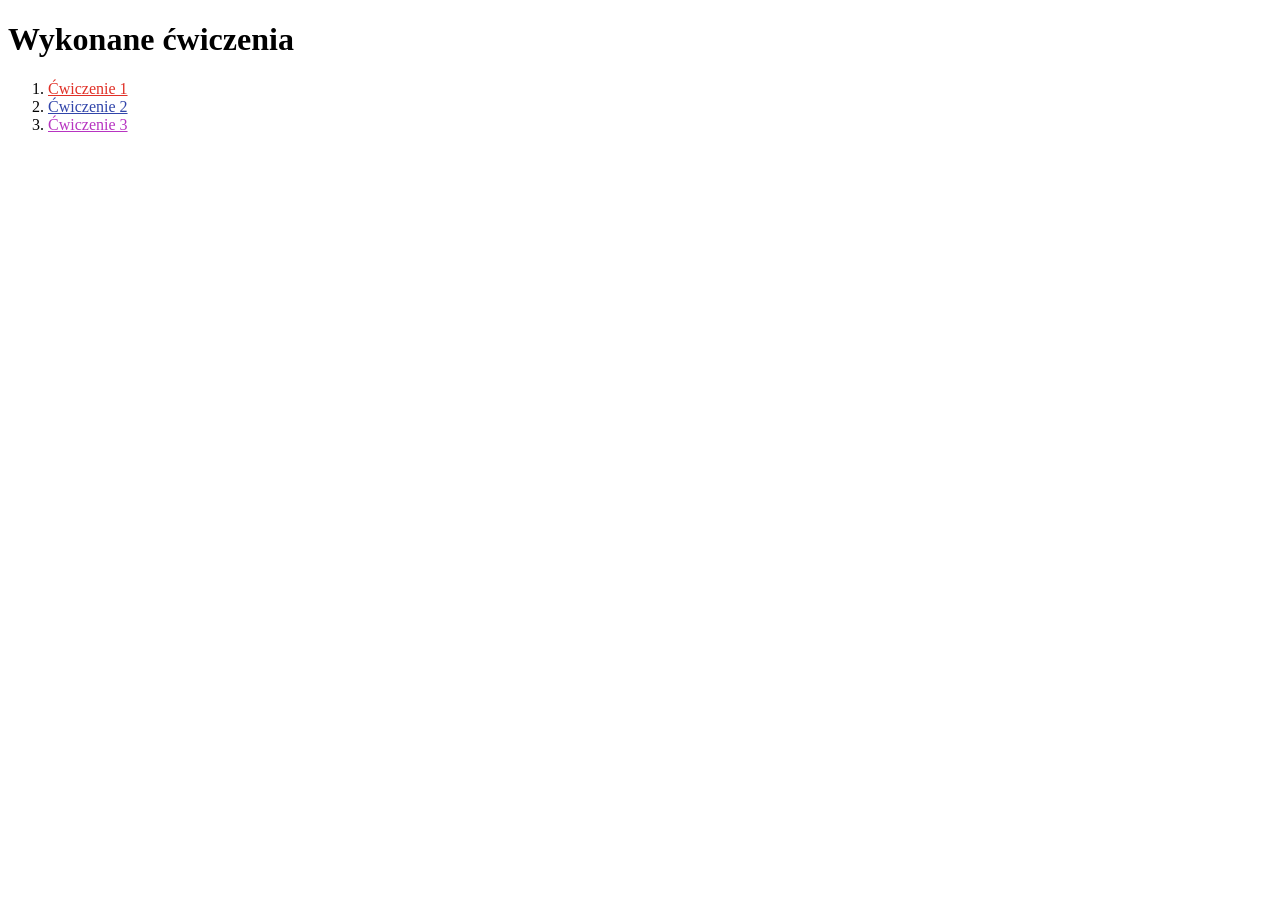
<file: lab1/index.html>
<!DOCTYPE html>
<html lang="pl">
  <head>
    <meta charset="UTF-8" />
    <meta 
        name="viewport" 
        content="width=device-width, initial-scale=1.0" />
    <title>Strona główna</title>
  </head>
  <body>
    <h1>Wykonane ćwiczenia</h1>

    <ol>
      <li>
        <a href="./artykul.html" style="color: rgb(224, 48, 39);">Ćwiczenie 1</a>
      </li>
      <li>
        <a href="./produkty.html" style="color: rgb(49, 69, 170);">Ćwiczenie 2</a>
      </li>
      <li>
        <a href="./kwadraty.html" style="color: rgb(183, 52, 193);">Ćwiczenie 3</a>
      </li>
    </ol>
  </body>
</html>
</file>
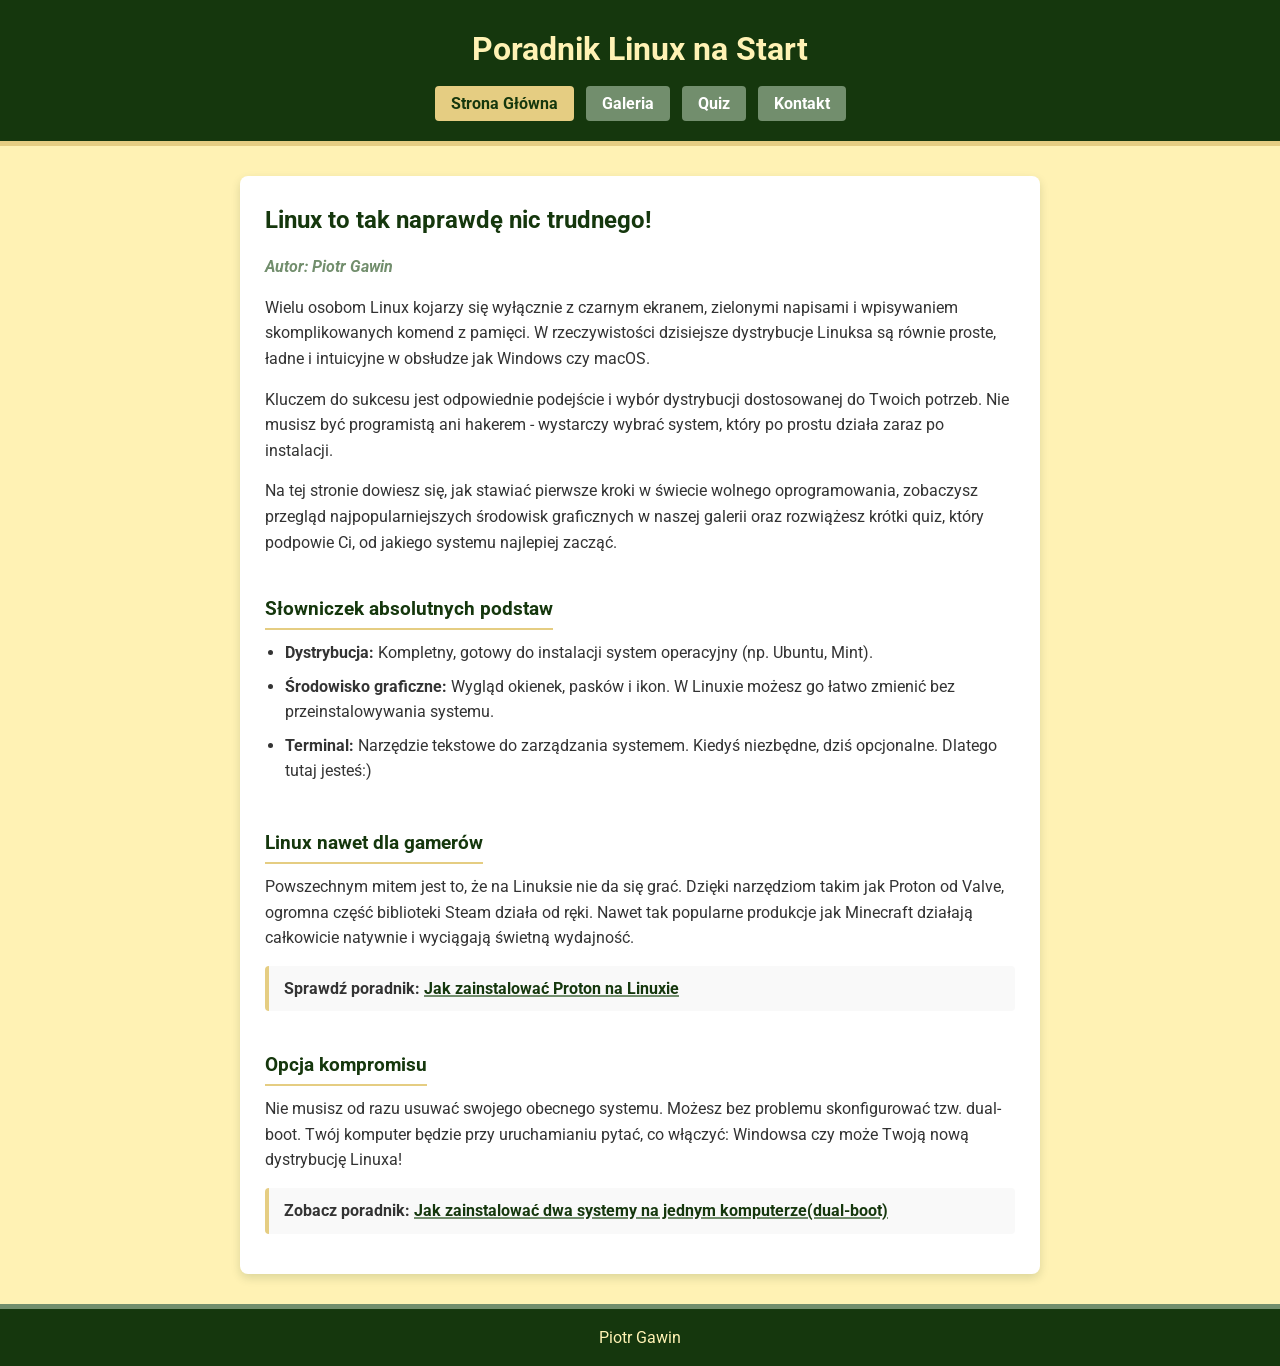
<file: projekt1/index.html>
<!DOCTYPE html>
<html lang="pl">
<head>
  <meta charset="UTF-8" />
  <meta name="viewport" content="width=device-width, initial-scale=1.0" />
  <title>Poradnik Linux - Strona Główna</title>
  <link rel="stylesheet" href="style.css" />
</head>
<body>

  <header>
    <h1>Poradnik Linux na Start</h1>
    <nav>
      <ul>
        <li><a href="index.html" class="active">Strona Główna</a></li>
        <li><a href="galeria.html">Galeria</a></li>
        <li><a href="quiz.html">Quiz</a></li>
        <li><a href="kontakt.html">Kontakt</a></li>
      </ul>
    </nav>
  </header>

  <main class="container">
    <article class="intro">
      <h2>Linux to tak naprawdę nic trudnego!</h2>
      <p class="author">Autor: Piotr Gawin</p>
      
      <p>
        Wielu osobom Linux kojarzy się wyłącznie z czarnym ekranem, 
        zielonymi napisami i wpisywaniem skomplikowanych komend z pamięci. 
        W rzeczywistości dzisiejsze dystrybucje Linuksa są równie proste, 
        ładne i intuicyjne w obsłudze jak Windows czy macOS.
      </p>
      <p>
        Kluczem do sukcesu jest odpowiednie podejście i wybór dystrybucji dostosowanej do Twoich potrzeb. 
        Nie musisz być programistą ani hakerem - wystarczy wybrać system, który po prostu działa zaraz po instalacji.
      </p>
      <p>
        Na tej stronie dowiesz się, jak stawiać pierwsze kroki w świecie wolnego oprogramowania, 
        zobaczysz przegląd najpopularniejszych środowisk graficznych w naszej galerii oraz rozwiążesz krótki quiz, 
        który podpowie Ci, od jakiego systemu najlepiej zacząć.
      </p>

      <h3>Słowniczek absolutnych podstaw</h3>
      <ul>
        <li><strong>Dystrybucja:</strong> 
          Kompletny, gotowy do instalacji system operacyjny (np. Ubuntu, Mint).</li>

        <li><strong>Środowisko graficzne:</strong> 
          Wygląd okienek, pasków i ikon. W Linuxie możesz go łatwo zmienić bez przeinstalowywania systemu.</li>

        <li><strong>Terminal:</strong> 
          Narzędzie tekstowe do zarządzania systemem. Kiedyś niezbędne, dziś opcjonalne. Dlatego tutaj jesteś:)</li>

      </ul>

      <h3>Linux nawet dla gamerów</h3>
      <p>
        Powszechnym mitem jest to, że na Linuksie nie da się grać. 
        Dzięki narzędziom takim jak Proton od Valve, 
        ogromna część biblioteki Steam działa od ręki. 
        Nawet tak popularne produkcje jak Minecraft działają całkowicie natywnie i wyciągają świetną wydajność.
      </p>
      <p class="external-link">
        <strong>Sprawdź poradnik: </strong> 
        <a href="https://linuxvox.com/blog/how-to-install-proton-on-linux/" target="_blank" rel="noopener noreferrer" >
          Jak zainstalować Proton na Linuxie</a>
      </p>

      <h3>Opcja kompromisu</h3>
      <p>
        Nie musisz od razu usuwać swojego obecnego systemu. 
        Możesz bez problemu skonfigurować tzw. dual-boot. 
        Twój komputer będzie przy uruchamianiu pytać, 
        co włączyć: Windowsa czy może Twoją nową dystrybucję Linuxa! 
      </p>
      <p class="external-link">
        <strong>Zobacz poradnik: </strong> 
        <a href="https://www.wikihow.com/Install-Two-Operating-Systems-on-One-Computer" target="_blank" 
        rel="noopener noreferrer">Jak zainstalować dwa systemy na jednym komputerze(dual-boot)</a>
      </p>

    </article>
  </main>

  <footer>
    <p>Piotr Gawin</p>
  </footer>

</body>
</html>
</file>
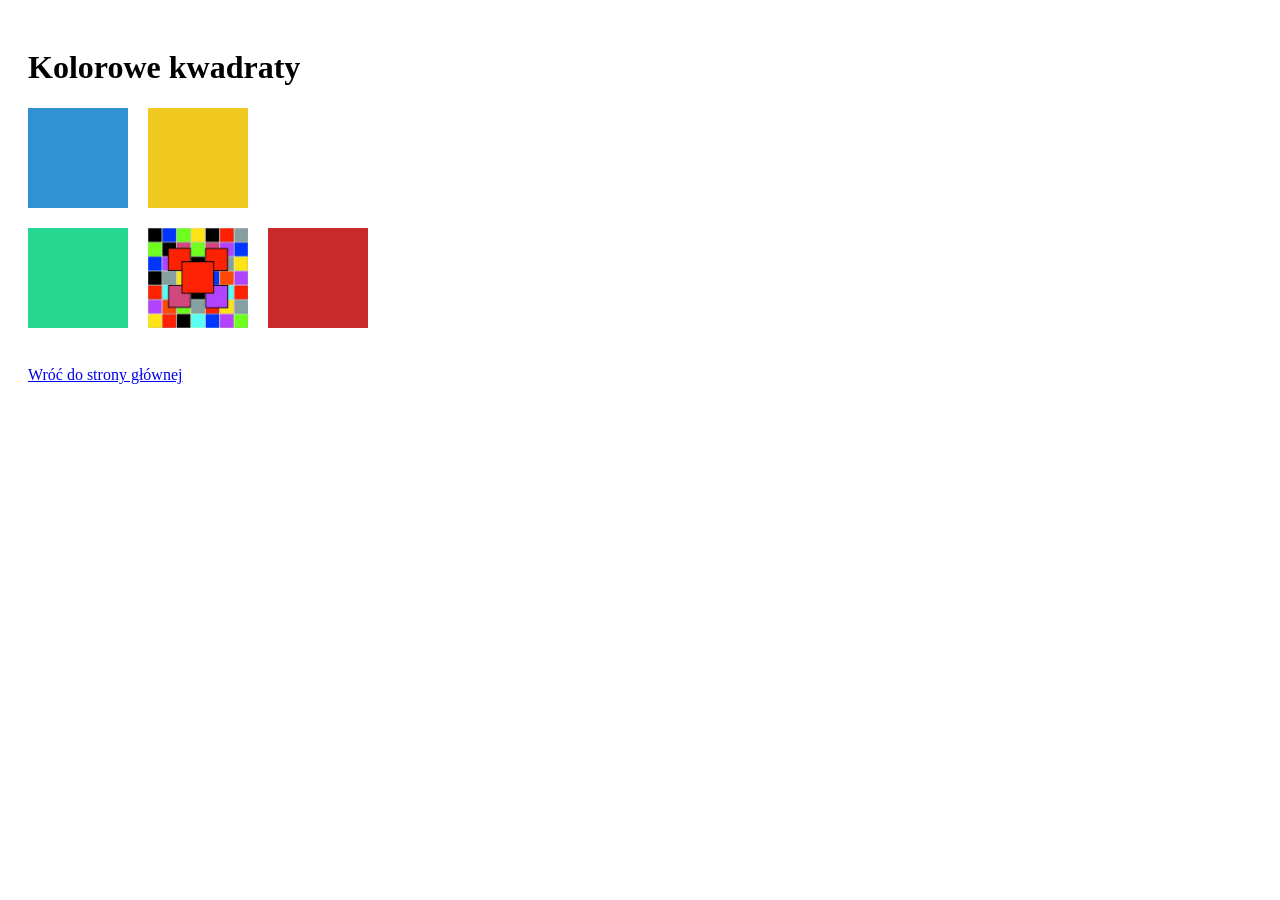
<file: lab1/kwadraty.html>
<!DOCTYPE html>
<html lang="pl">
  <head>
    <meta charset="UTF-8" />
    <meta name="viewport" content="width=device-width, initial-scale=1.0" />
    <title>Ćwiczenie 3 - kolorowe kwadraty</title>
    <style>
      .kwadrat {
        width: 100px;
        height: 100px;
      }
      
      .kolor1 { background-color: #3092d3; } 
      .kolor2 { background-color: #efc920; } 
      .kolor3 { background-color: #27d690; } 
      .kolor5 { background-color: #c82a2a; } 
      
      .obrazek {
        width: 100px;
        height: 100px;
        object-fit: cover;
      }

      .wiersz {
        display: flex;
        gap: 20px;
        margin-bottom: 20px;
      }
    </style>
  </head>
  <body>
    <main style="padding: 20px;">
      <h1>Kolorowe kwadraty</h1>
      
      <div class="wiersz">
        <div class="kwadrat kolor1"></div>
        <div class="kwadrat kolor2"></div>
      </div>
      
      <div class="wiersz">
        <div class="kwadrat kolor3"></div>
        <img src="./kwadraty.jpg" alt="Zastępczy obrazek" class="obrazek">
        <div class="kwadrat kolor5"></div>
      </div>
      
      <br>
      <a href="./index.html">Wróć do strony głównej</a>
    </main>
  </body>
</html>
</file>
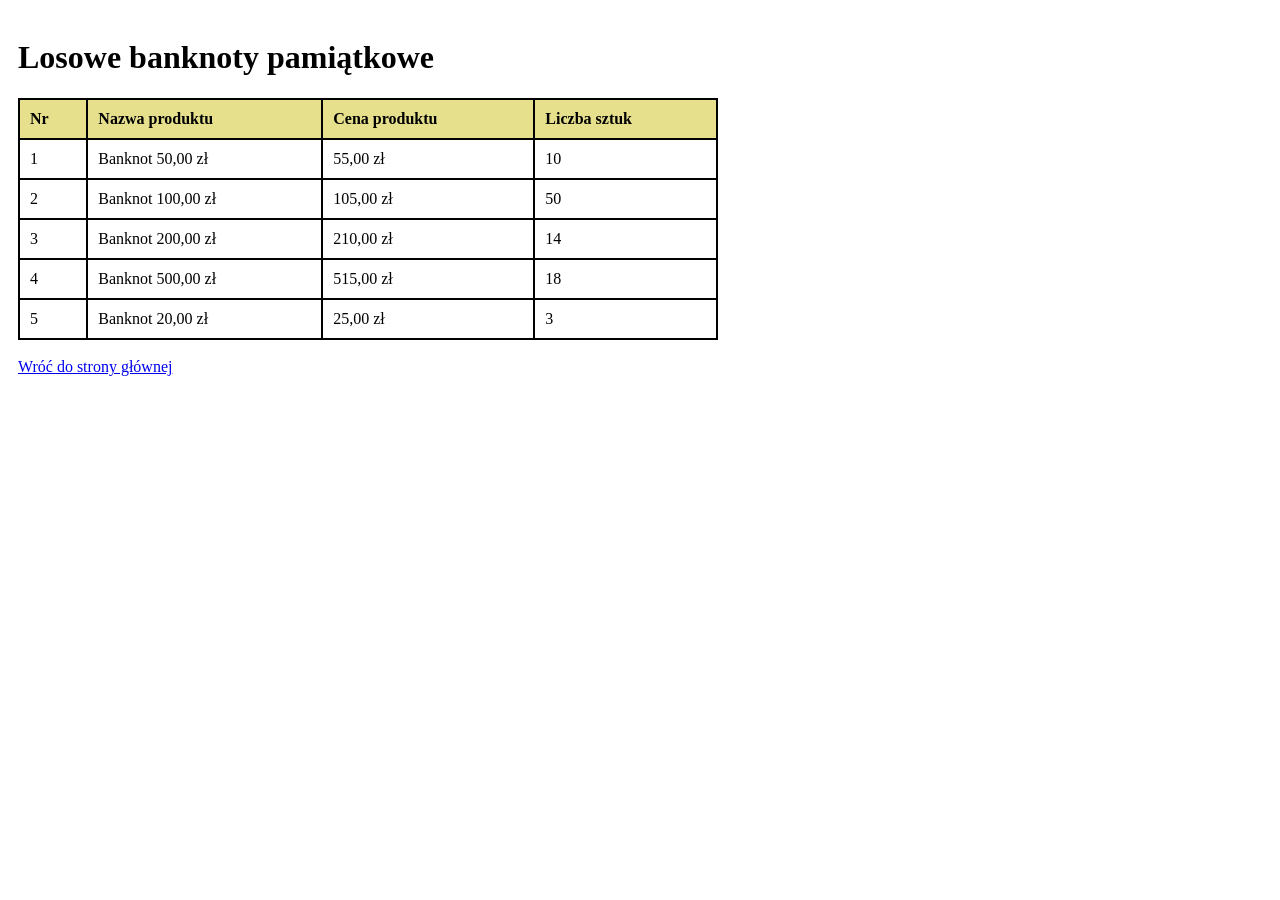
<file: lab1/produkty.html>
<!DOCTYPE html>
<html lang="pl">
  <head>
    <meta charset="UTF-8" />
    <meta 
        name="viewport" 
        content="width=device-width, initial-scale=1.0" />
    <title>Ćwiczenie 2 - tabela produktów</title>
    <style>
      table {
        border-collapse: collapse; 
        width: 100%;
        max-width: 700px;
      }
      
      table, th, td {
        border: 2px solid black; 
      }
      
      th, td {
        padding: 10px;
        text-align: left;
      }
      
      th {
        background-color: #e6e08c;
      }
    </style>
  </head>
  <body>
    <main style="padding: 10px;">
      <h1>Losowe banknoty pamiątkowe</h1>
      
      <table>
        <thead>
          <tr>
            <th>Nr</th>
            <th>Nazwa produktu</th>
            <th>Cena produktu</th>
            <th>Liczba sztuk</th>
          </tr>
        </thead>
        <tbody>
          <tr>
            <td>1</td>
            <td>Banknot 50,00 zł</td>
            <td>55,00 zł</td>
            <td>10</td>
          </tr>
          <tr>
            <td>2</td>
            <td>Banknot 100,00 zł</td>
            <td>105,00 zł</td>
            <td>50</td>
          </tr>
          <tr>
            <td>3</td>
            <td>Banknot 200,00 zł</td>
            <td>210,00 zł</td>
            <td>14</td>
          </tr>
          <tr>
            <td>4</td>
            <td>Banknot 500,00 zł</td>
            <td>515,00 zł</td>
            <td>18</td>
          </tr>
          <tr>
            <td>5</td>
            <td>Banknot 20,00 zł</td>
            <td>25,00 zł</td>
            <td>3</td>
          </tr>
        </tbody>
      </table>
      
      <br>
      <a href="./index.html">Wróć do strony głównej</a>
    </main>
  </body>
</html>
</file>
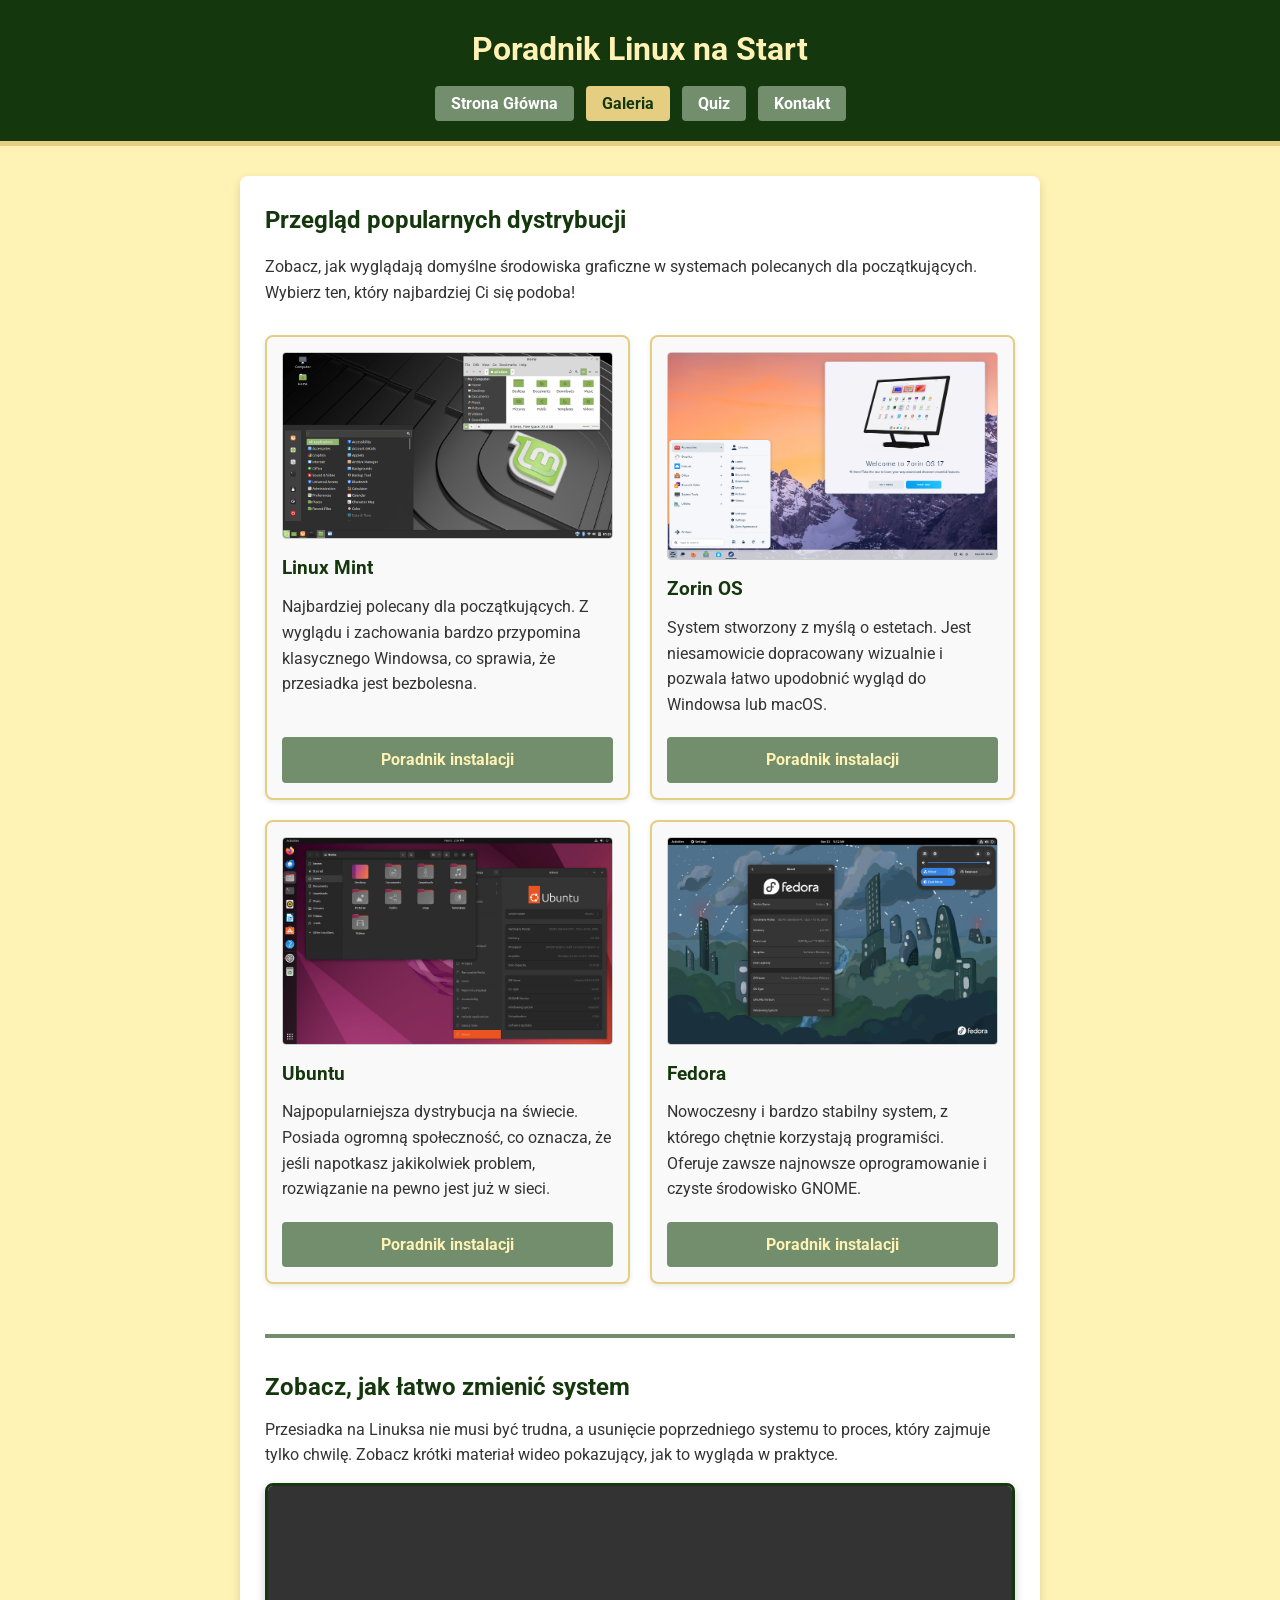
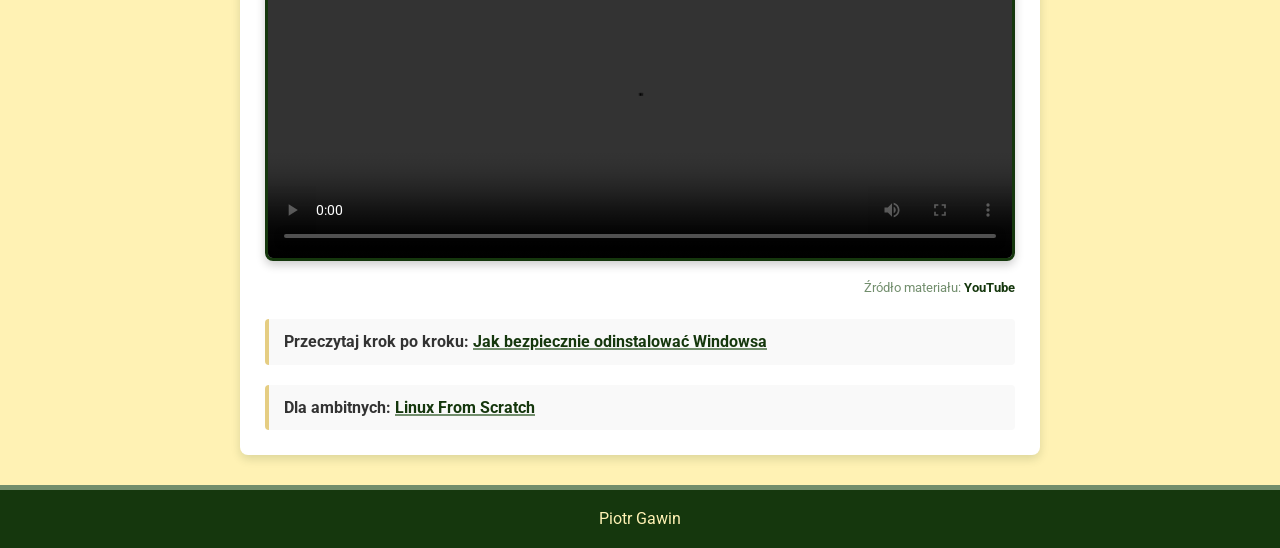
<file: projekt1/galeria.html>
<!DOCTYPE html>
<html lang="pl">
<head>
  <meta charset="UTF-8" />
  <meta name="viewport" content="width=device-width, initial-scale=1.0" />
  <title>Poradnik Linux - Galeria</title>
  <link rel="stylesheet" href="style.css" />
</head>
<body>

  <header>
    <h1>Poradnik Linux na Start</h1>
    <nav>
      <ul>
        <li><a href="index.html">Strona Główna</a></li>
        <li><a href="galeria.html" class="active">Galeria</a></li>
        <li><a href="quiz.html">Quiz</a></li>
        <li><a href="kontakt.html">Kontakt</a></li>
      </ul>
    </nav>
  </header>

  <main class="container">
    <section class="intro">
      <h2>Przegląd popularnych dystrybucji</h2>
      <p>Zobacz, jak wyglądają domyślne środowiska graficzne w systemach polecanych dla początkujących. Wybierz ten, który najbardziej Ci się podoba!</p>
    </section>

    <section class="gallery-grid">
      
      <!--mint-->
      <div class="gallery-card">
        <img src="mint.png" alt="pulpit linux mint" />
        <h3>Linux Mint</h3>
        <p>Najbardziej polecany dla początkujących. 
          Z wyglądu i zachowania bardzo przypomina klasycznego Windowsa, 
          co sprawia, że przesiadka jest bezbolesna.</p>
        <a href="https://itsfoss.com/install-linux-mint/" target="_blank" rel="noopener noreferrer" class="btn-link">Poradnik instalacji</a>
      </div>

      <!--zorin-->
      <div class="gallery-card">
        <img src="zorinos.jpg" alt="pulpit zorin os" />
        <h3>Zorin OS</h3>
        <p>System stworzony z myślą o estetach. 
          Jest niesamowicie dopracowany wizualnie i pozwala łatwo upodobnić wygląd do Windowsa lub macOS.</p>
        <a href="https://help.zorin.com/docs/getting-started/install-zorin-os/" target="_blank" rel="noopener noreferrer" class="btn-link">Poradnik instalacji</a>
      </div>

      <!--ubuntu-->
      <div class="gallery-card">
        <img src="ubuntu.jpg" alt="pulpit ubuntu" />
        <h3>Ubuntu</h3>
        <p>Najpopularniejsza dystrybucja na świecie. Posiada ogromną społeczność, co oznacza, że jeśli napotkasz jakikolwiek problem, rozwiązanie na pewno jest już w sieci.</p>
        <a href="https://ubuntu.com/desktop/docs/en/latest/tutorial/install-ubuntu-desktop/" target="_blank" rel="noopener noreferrer" class="btn-link">Poradnik instalacji</a>
      </div>

      <!--fedora-->
      <div class="gallery-card">
        <img src="fedora.jpg" alt="pulpit fedora" />
        <h3>Fedora</h3>
        <p>Nowoczesny i bardzo stabilny system, z którego chętnie korzystają programiści. 
          Oferuje zawsze najnowsze oprogramowanie i czyste środowisko GNOME.</p>
        <a href="https://docs.fedoraproject.org/en-US/beginners-guide/install_fedora/" target="_blank" rel="noopener noreferrer" class="btn-link">Poradnik instalacji</a>
      </div>

    </section>

    <section class="video-section">
      <h2>Zobacz, jak łatwo zmienić system</h2>
      <p>
        Przesiadka na Linuksa nie musi być trudna, a usunięcie poprzedniego systemu to proces, który zajmuje tylko chwilę. Zobacz krótki materiał wideo pokazujący, jak to wygląda w praktyce.
      </p>
      
      <video controls preload="metadata">
        <source src="delete_windows.mp4" type="video/mp4">
        Twoja przeglądarka nie obsługuje odtwarzacza wideo.
      </video>
      
      <p class="video-source">
        <small>Źródło materiału: <a href="https://www.youtube.com/watch?v=W68-v6FSwaQ" target="_blank" rel="noopener noreferrer">YouTube</a></small>
      </p>

      <p class="external-link" style="margin-top: 20px;">
        <strong>Przeczytaj krok po kroku: </strong> 
        <a href="https://www.digitalcitizen.life/how-uninstall-windows-8-windows-7-or-any-other-version-windows/" target="_blank" rel="noopener noreferrer">Jak bezpiecznie odinstalować Windowsa</a>
      </p>

      <p class="external-link" style="margin-top: 20px;">
        <strong>Dla ambitnych:</strong>
        <a href="https://www.linuxfromscratch.org/" target="_blank" rel="noopener noreferrer">Linux From Scratch</a>
      </p>

    </section>

  </main>

  <footer>
    <p>Piotr Gawin</p>
  </footer>

  <div id="image-modal" class="modal">
    <span class="close-modal">&times;</span>
    <img class="modal-content" id="expanded-img" alt="duze zdjecie">
  </div>

  <script src="galeria.js"></script>
</body>
</html>

</body>
</html>
</file>
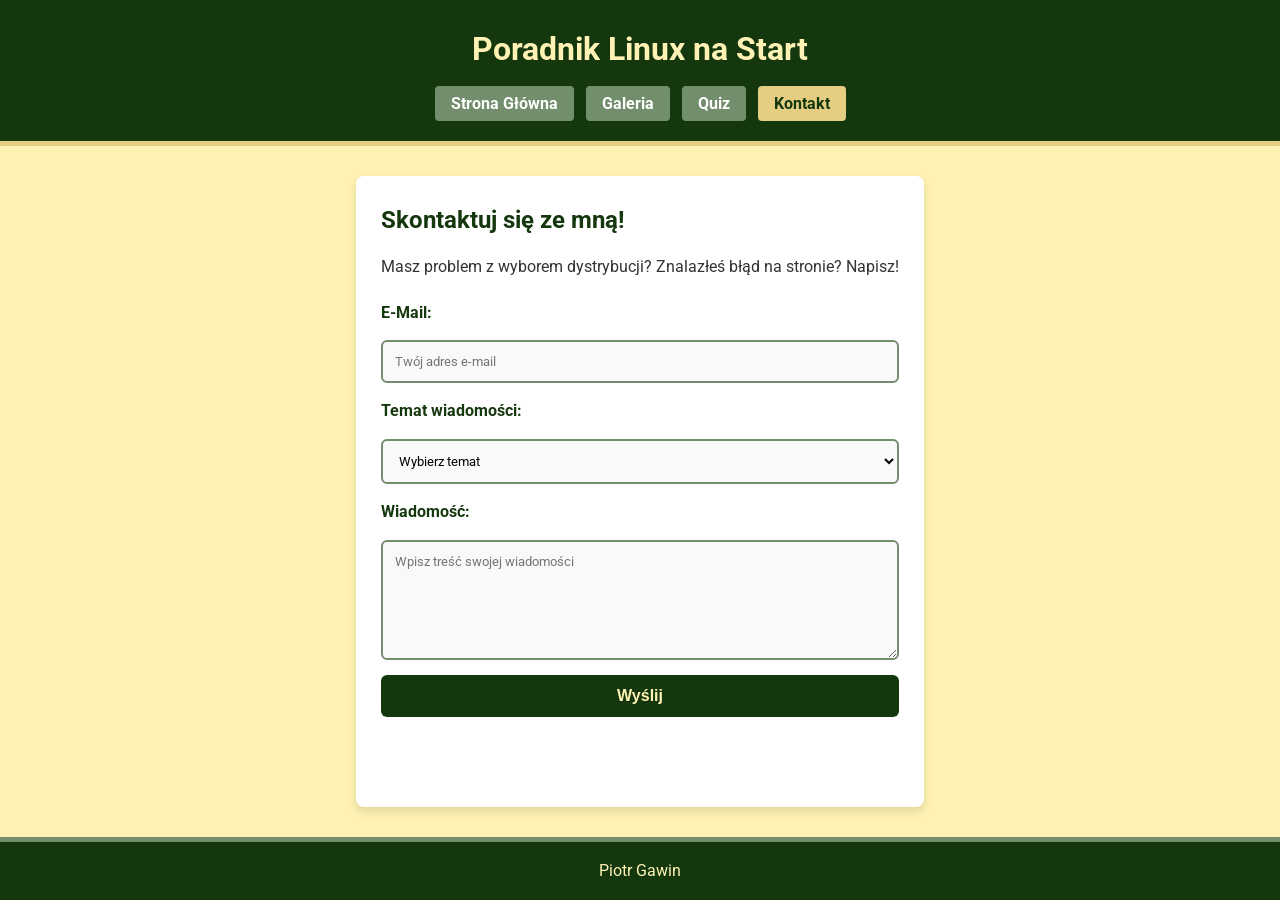
<file: projekt1/kontakt.html>
<!DOCTYPE html>
<html lang="pl">
<head>
  <meta charset="UTF-8" />
  <meta name="viewport" content="width=device-width, initial-scale=1.0" />
  <title>Poradnik Linux - Kontakt</title>
  <link rel="stylesheet" href="style.css" />
</head>
<body>

  <header>
    <h1>Poradnik Linux na Start</h1>
    <nav>
      <ul>
        <li><a href="index.html">Strona Główna</a></li>
        <li><a href="galeria.html">Galeria</a></li>
        <li><a href="quiz.html">Quiz</a></li>
        <li><a href="kontakt.html" class="active">Kontakt</a></li>
      </ul>
    </nav>
  </header>

  <main class="container">
    <section class="intro">
      <h2>Skontaktuj się ze mną!</h2>
      <p>Masz problem z wyborem dystrybucji? Znalazłeś błąd na stronie? Napisz!</p>
      
      <form id="contactForm" class="contact-form">
        <label for="email">E-Mail:</label>
        <input type="text" id="email" placeholder="Twój adres e-mail" />

        <label for="subject">Temat wiadomości:</label>
        <select id="subject">
          <option value=""> Wybierz temat </option>
          <option value="Pomoc w wyborze">Pomoc w wyborze dystrybucji</option>
          <option value="Błąd na stronie">Zgłoszenie błędu na stronie</option>
          <option value="Inne">Inne pytanie</option>
        </select>

        <label for="message">Wiadomość:</label>
        <textarea id="message" placeholder="Wpisz treść swojej wiadomości"></textarea>

        <input type="submit" value="Wyślij" />
      </form>
      
      <p id="form-status"></p>
    </section>
  </main>

  <footer>
    <p>Piotr Gawin</p>
  </footer>

  <script src="kontakt.js"></script>
</body>
</html>
</file>
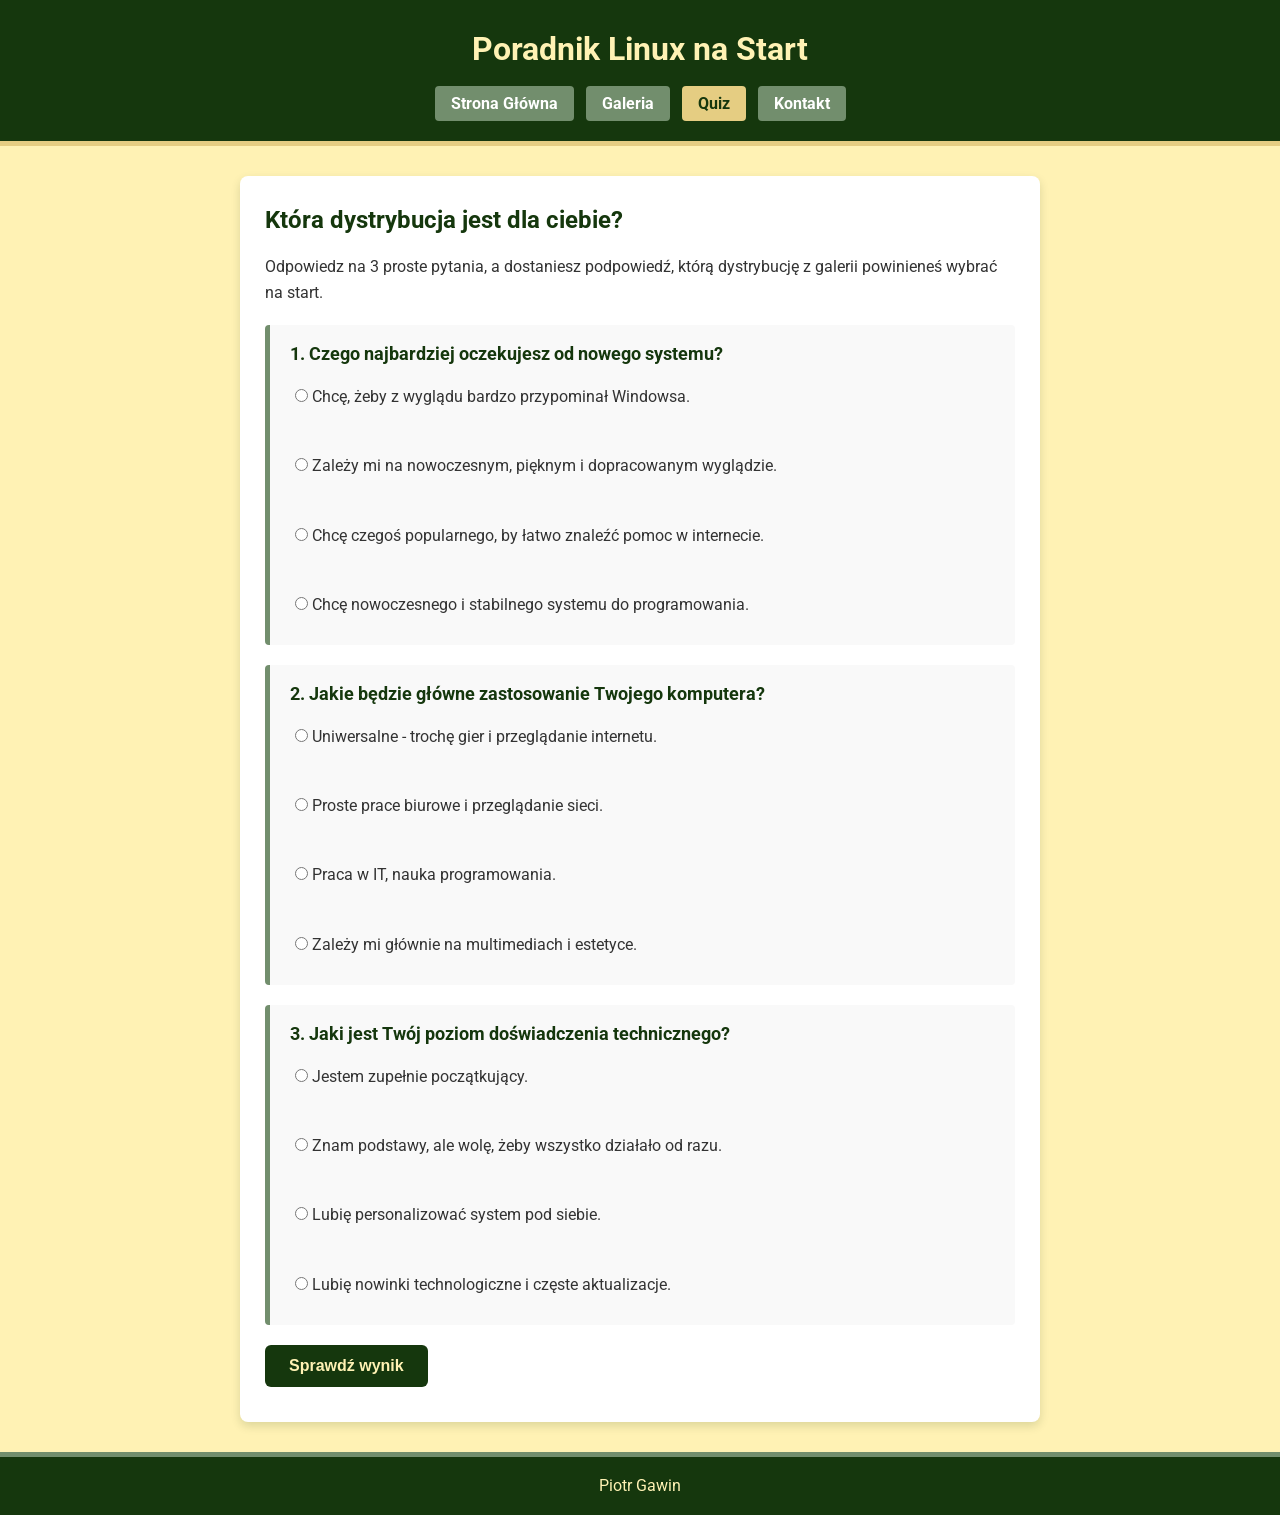
<file: projekt1/quiz.html>
<!DOCTYPE html>
<html lang="pl">
<head>
  <meta charset="UTF-8" />
  <meta name="viewport" content="width=device-width, initial-scale=1.0" />
  <title>Poradnik Linux - Quiz</title>
  <link rel="stylesheet" href="style.css" />
</head>
<body>

  <header>
    <h1>Poradnik Linux na Start</h1>
    <nav>
      <ul>
        <li><a href="index.html">Strona Główna</a></li>
        <li><a href="galeria.html">Galeria</a></li>
        <li><a href="quiz.html" class="active">Quiz</a></li>
        <li><a href="kontakt.html">Kontakt</a></li>
      </ul>
    </nav>
  </header>

  <main class="container">
    <section class="intro">
      <h2>Która dystrybucja jest dla ciebie?</h2>
      <p>Odpowiedz na 3 proste pytania, a dostaniesz podpowiedź, 
        którą dystrybucję z galerii powinieneś wybrać na start.</p>
    </section>

    <div id="saved-result-box" class="result-box" style="display: none;">
      <h3>Masz już swój wynik!</h3>
      <p>Już rozwiązałeś quiz. Twój polecany system to: <strong id="saved-distro"></strong></p>
      <button id="reset-quiz-btn" class="btn-link" style="margin-top: 15px;">Rozwiąż ponownie</button>
    </div>

    <form id="quiz-form" class="quiz-form">
      
      <div class="question-block">
        <h3>1. Czego najbardziej oczekujesz od nowego systemu?</h3>
        <label><input type="radio" name="q1" value="mint"> Chcę, żeby z wyglądu bardzo przypominał Windowsa.</label><br>
        <label><input type="radio" name="q1" value="zorin"> Zależy mi na nowoczesnym, pięknym i dopracowanym wyglądzie.</label><br>
        <label><input type="radio" name="q1" value="ubuntu"> Chcę czegoś popularnego, by łatwo znaleźć pomoc w internecie.</label><br>
        <label><input type="radio" name="q1" value="fedora"> Chcę nowoczesnego i stabilnego systemu do programowania.</label>
      </div>

      <div class="question-block">
        <h3>2. Jakie będzie główne zastosowanie Twojego komputera?</h3>
        <label><input type="radio" name="q2" value="ubuntu"> Uniwersalne - trochę gier i przeglądanie internetu.</label><br>
        <label><input type="radio" name="q2" value="mint"> Proste prace biurowe i przeglądanie sieci.</label><br>
        <label><input type="radio" name="q2" value="fedora"> Praca w IT, nauka programowania.</label><br>
        <label><input type="radio" name="q2" value="zorin"> Zależy mi głównie na multimediach i estetyce.</label>
      </div>

      <div class="question-block">
        <h3>3. Jaki jest Twój poziom doświadczenia technicznego?</h3>
        <label><input type="radio" name="q3" value="mint"> Jestem zupełnie początkujący.</label><br>
        <label><input type="radio" name="q3" value="ubuntu"> Znam podstawy, ale wolę, żeby wszystko działało od razu.</label><br>
        <label><input type="radio" name="q3" value="zorin"> Lubię personalizować system pod siebie.</label><br>
        <label><input type="radio" name="q3" value="fedora"> Lubię nowinki technologiczne i częste aktualizacje.</label>
      </div>

      <button type="submit" class="submit-btn">Sprawdź wynik</button>
      <p id="quiz-error" style="color: red; margin-top: 10px; font-weight: bold;"></p>
    </form>

    <div id="new-result-box" class="result-box" style="display: none; margin-top: 30px;">
      <h2>Twój idealny Linux to: <span id="new-distro" style="color: #15370D;"></span></h2>
      <p>Sprawdź naszą <a href="galeria.html">Galerię</a>, aby zobaczyć jak wygląda i jak go zainstalować.</p>
    </div>

  </main>

  <footer>
    <p>Piotr Gawin</p>
  </footer>

  <script src="quiz.js"></script>
</body>
</html>
</file>
<file: projekt1/style.css>
@import url('https://fonts.googleapis.com/css2?family=Roboto:wght@400;700&display=swap');

* {
  box-sizing: border-box;
  margin: 0;
  padding: 0;
}

body {
  font-family: 'Roboto', Arial, sans-serif;
  line-height: 1.6;
  background-color: #FFF2B4; 
  color: #333;
  display: flex;
  flex-direction: column;
  min-height: 100vh;
}

header {
  background-color: #15370D; 
  color: #FFF2B4; 
  padding: 24px 16px;
  text-align: center;
  border-bottom: 5px solid #E5CD82; 
}

header h1 {
  margin-bottom: 16px;
}

nav ul {
  list-style: none;
  display: flex;
  justify-content: center;
  gap: 12px;
  flex-wrap: wrap;
}

nav a {
  color: #ffffff;
  text-decoration: none;
  padding: 8px 16px;
  border-radius: 4px;
  background-color: #728E6D;
  font-weight: bold;
  transition: background-color 0.3s; /*po najechaniu myszką*/
}

/*najechanie na link*/
nav a:hover,
nav a.active {
  background-color: #E5CD82; 
  color: #15370D; 
}

.container {
  max-width: 800px;
  margin: 30px auto;
  padding: 25px;
  background-color: #ffffff; 
  border-radius: 8px;
  box-shadow: 0 4px 10px rgba(21, 55, 13, 0.15); 
  flex: 1; 
}

.intro h2 {
  margin-bottom: 15px;
  color: #15370D;
}

.intro p {
  margin-bottom: 15px;
}

footer {
  background-color: #15370D; 
  color: #FFF2B4; 
  text-align: center;
  padding: 16px;
  margin-top: auto;
  border-top: 5px solid #728E6D; 
}

/*formularz kontakt*/
.contact-form {
  display: flex;
  flex-direction: column;
  gap: 15px;
  margin-top: 20px;
}

.contact-form label {
  font-weight: bold;
  color: #15370D; 
}

/*pola do wyboru*/
.contact-form input[type="text"],
.contact-form select,
.contact-form textarea {
  padding: 12px;
  border: 2px solid #728E6D; 
  border-radius: 6px;
  font-family: 'Roboto', Arial, sans-serif;
  background-color: #f9f9f9;
}

/*wiadomosc*/
.contact-form textarea {
  resize: vertical;
  min-height: 120px;
}

/*zmiana koloru ramki*/
.contact-form input[type="text"]:focus,
.contact-form select:focus,
.contact-form textarea:focus {
  outline: none;
  border-color: #15370D;
}

/* wyslij */
.contact-form input[type="submit"] {
  background-color: #15370D;
  color: #FFF2B4;
  font-weight: bold;
  font-size: 16px;
  padding: 12px;
  border: none;
  border-radius: 6px;
  cursor: pointer;
  transition: background-color 0.3s;
}

.contact-form input[type="submit"]:hover {
  background-color: #728E6D;
}

#form-status {
  margin-top: 15px;
  font-weight: bold;
  text-align: center;
}

.author {
  color: #728E6D; 
  font-weight: bold;
  font-style: italic;
  margin-bottom: 20px;
}

.intro h3 {
  color: #15370D;
  margin: 25px 0 10px 0;
  border-bottom: 2px solid #E5CD82; 
  display: inline-block;
  padding-bottom: 3px;
}

.intro ul {
  margin-bottom: 20px;
  padding-left: 20px;
}

.intro li {
  margin-bottom: 8px;
}

.external-link {
  margin-top: 10px;
  background-color: #f9f9f9;
  padding: 10px 15px;
  border-left: 4px solid #E5CD82; 
  border-radius: 4px;
}

.external-link a {
  color: #15370D; 
  text-decoration: underline;
  text-decoration-color: #728E6D; 
  text-decoration-thickness: 2px;
  font-weight: bold;
  transition: color 0.3s;
}

.external-link a:hover {
  color: #728E6D; 
}

/* GALERIA */
.gallery-grid {
  display: flex;
  flex-wrap: wrap; 
  gap: 20px;
  margin-top: 30px;
}

.gallery-card {
  flex: 1 1 calc(50% - 20px); 
  min-width: 260px;
  background-color: #f9f9f9;
  border: 2px solid #E5CD82; 
  border-radius: 8px;
  padding: 15px;
  display: flex;
  flex-direction: column;
  box-shadow: 0 2px 5px rgba(21, 55, 13, 0.1);
}

.gallery-card img {
  width: 100%;
  height: auto;
  border-radius: 4px;
  margin-bottom: 15px;
  border: 1px solid #ccc;
  transition: transform 0.3s;
}
/*powiekszenie*/
.gallery-card img:hover {
  transform: scale(1.05); 
}

.gallery-card h3 {
  color: #15370D;
  margin-bottom: 10px;
}

.gallery-card p {
  margin-bottom: 20px;
  flex-grow: 1; /*link na dole*/
}

/*link do poradnika*/
.btn-link {
  display: block;
  text-align: center;
  background-color: #728E6D; 
  color: #FFF2B4; 
  text-decoration: none;
  padding: 10px;
  border-radius: 4px;
  font-weight: bold;
  transition: background-color 0.3s, color 0.3s;
}

.btn-link:hover {
  background-color: #E5CD82; 
  color: #15370D;
}

/*video*/
.video-section {
  margin-top: 50px;
  border-top: 4px solid #728E6D; 
  padding-top: 30px;
}

.video-section h2 {
  color: #15370D;
  margin-bottom: 10px;
}

.video-section video {
  width: 100%;
  max-width: 100%;
  border-radius: 8px;
  border: 3px solid #15370D; 
  margin-top: 15px;
  box-shadow: 0 4px 10px rgba(0,0,0,0.2);
}

/*zrodlo*/
.video-source {
  text-align: right;
  margin-top: 5px;
  color: #728E6D; 
}

.video-source a {
  color: #15370D; 
  text-decoration: none;
  font-weight: bold;
}

.video-source a:hover {
  text-decoration: underline;
}

/*powiekszanie zdjec - modal*/
.modal {
  display: none; 
  position: fixed; /*srodkuje*/
  z-index: 1000; /*glebia*/
  left: 0;
  top: 0;
  width: 100%;
  height: 100%;
  background-color: rgba(21, 55, 13, 0.9); 
  justify-content: center;
  align-items: center;
  flex-direction: column;
}

.modal-content {
  max-width: 90%;
  max-height: 85vh; 
  border: 4px solid #E5CD82; 
  border-radius: 8px;
  box-shadow: 0 5px 15px rgba(0, 0, 0, 0.5);
}

.close-modal {
  position: absolute;
  top: 20px;
  right: 40px;
  color: #FFF2B4; 
  font-size: 50px;
  font-weight: bold;
  cursor: pointer;
  transition: color 0.3s;
}

.close-modal:hover {
  color: #E5CD82;
}

/*Zmiana kursora na łapkę*/
.gallery-card img {
  cursor: pointer;
}

/*QUIZ*/
.quiz-form {
  margin-top: 20px;
}

.question-block {
  background-color: #f9f9f9;
  border-left: 5px solid #728E6D; 
  padding: 15px 20px;
  margin-bottom: 20px;
  border-radius: 4px;
}

.question-block h3 {
  color: #15370D; 
  margin-bottom: 10px;
  font-size: 18px;
}

.question-block label {
  display: block;
  margin-bottom: 8px;
  cursor: pointer;
  padding: 5px;
  border-radius: 4px;
  transition: background-color 0.2s;
}

.question-block label:hover {
  background-color: #FFF2B4; 
}

.submit-btn {
  background-color: #15370D;
  color: #FFF2B4;
  font-weight: bold;
  font-size: 16px;
  padding: 12px 24px;
  border: none;
  border-radius: 6px;
  cursor: pointer;
  transition: background-color 0.3s;
}

.submit-btn:hover {
  background-color: #728E6D;
}

.result-box {
  background-color: #FFF2B4; 
  border: 3px solid #E5CD82; 
  padding: 20px;
  border-radius: 8px;
  text-align: center;
}

.result-box h3 {
  color: #15370D;
  margin-bottom: 10px;
}
</file>
